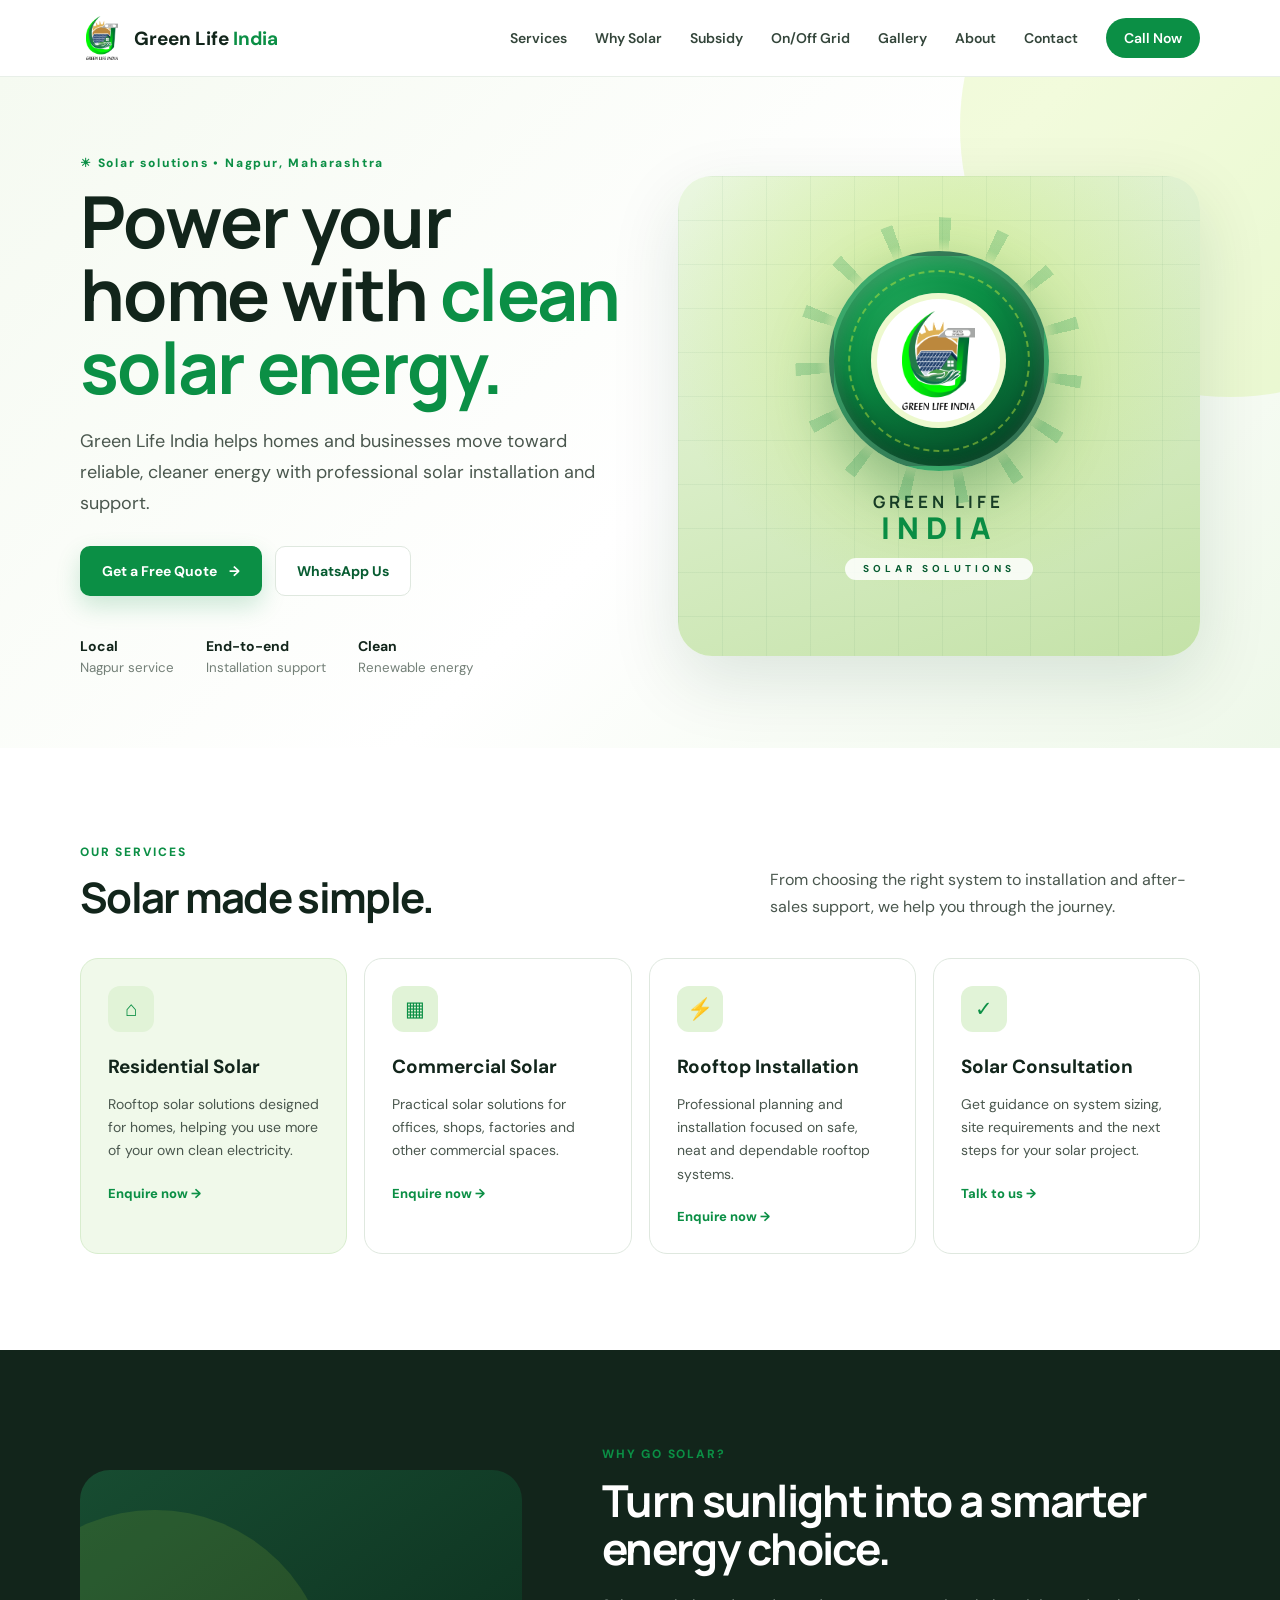
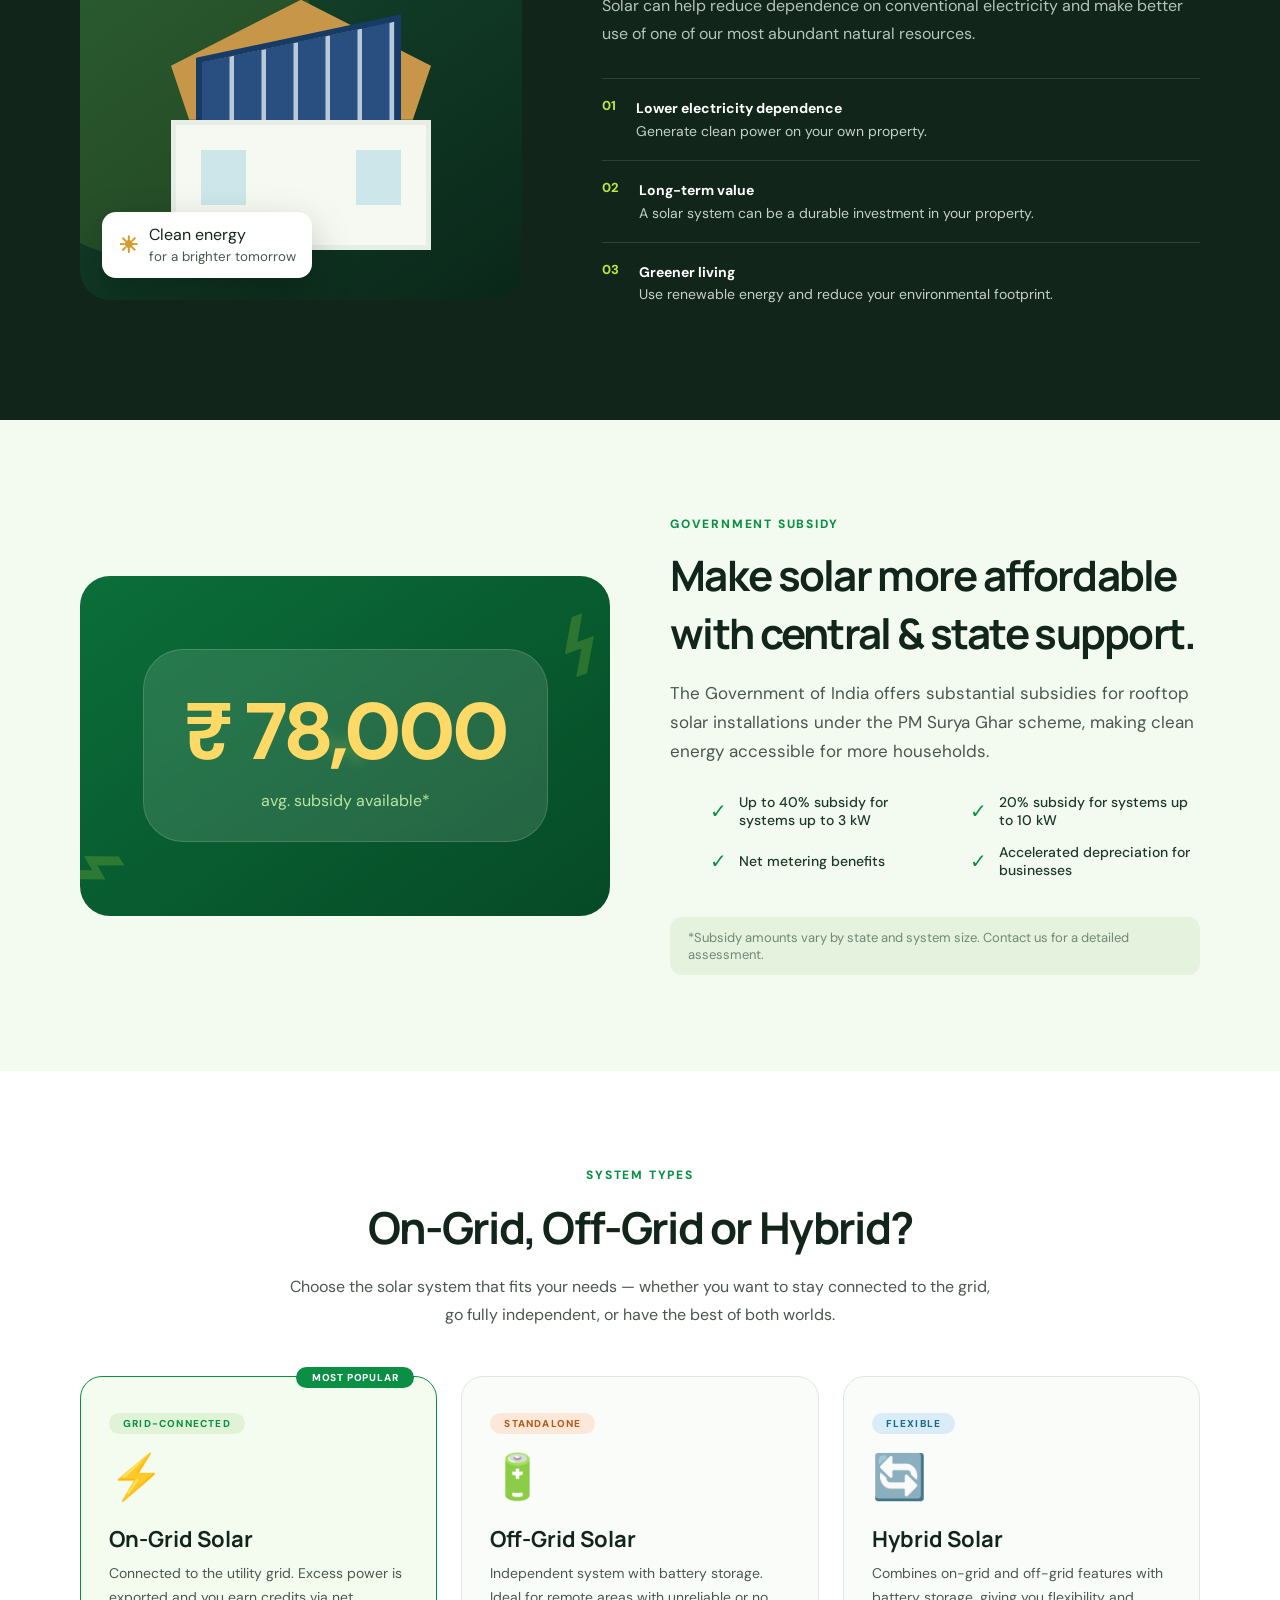
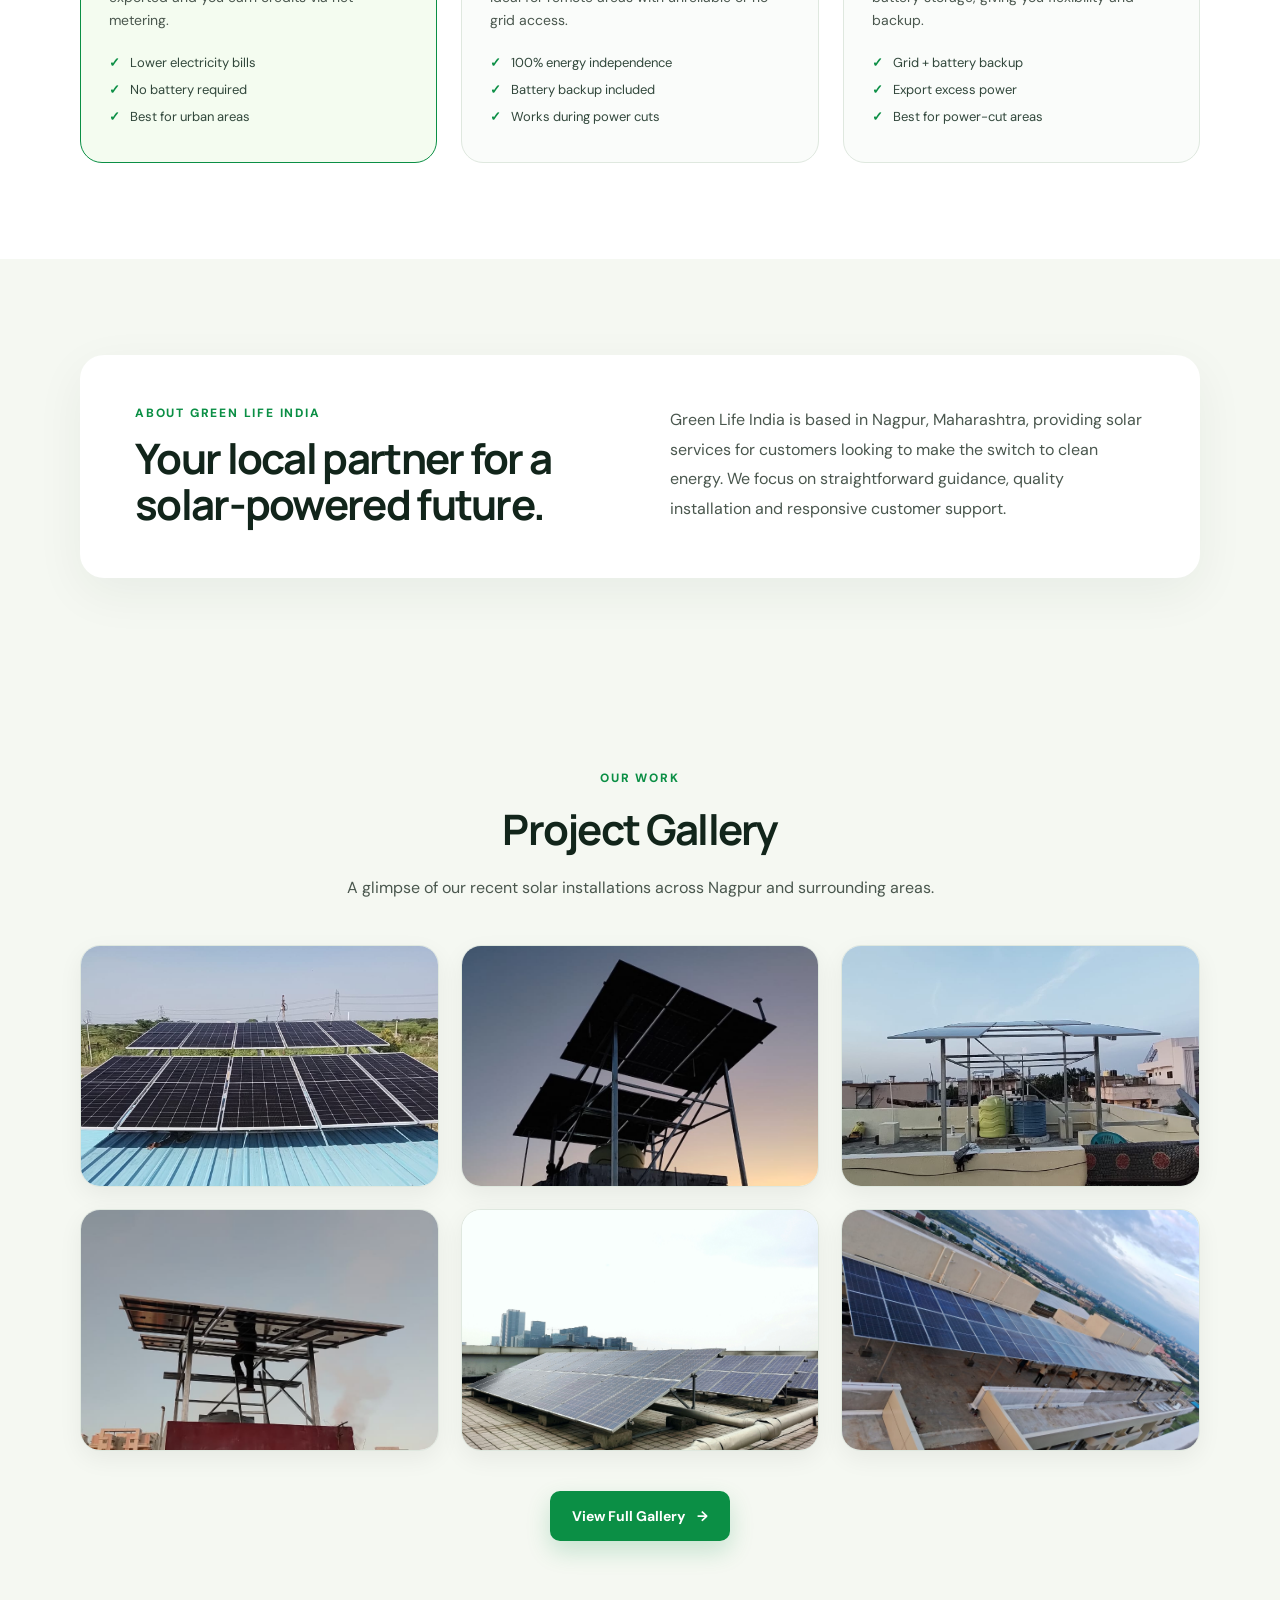
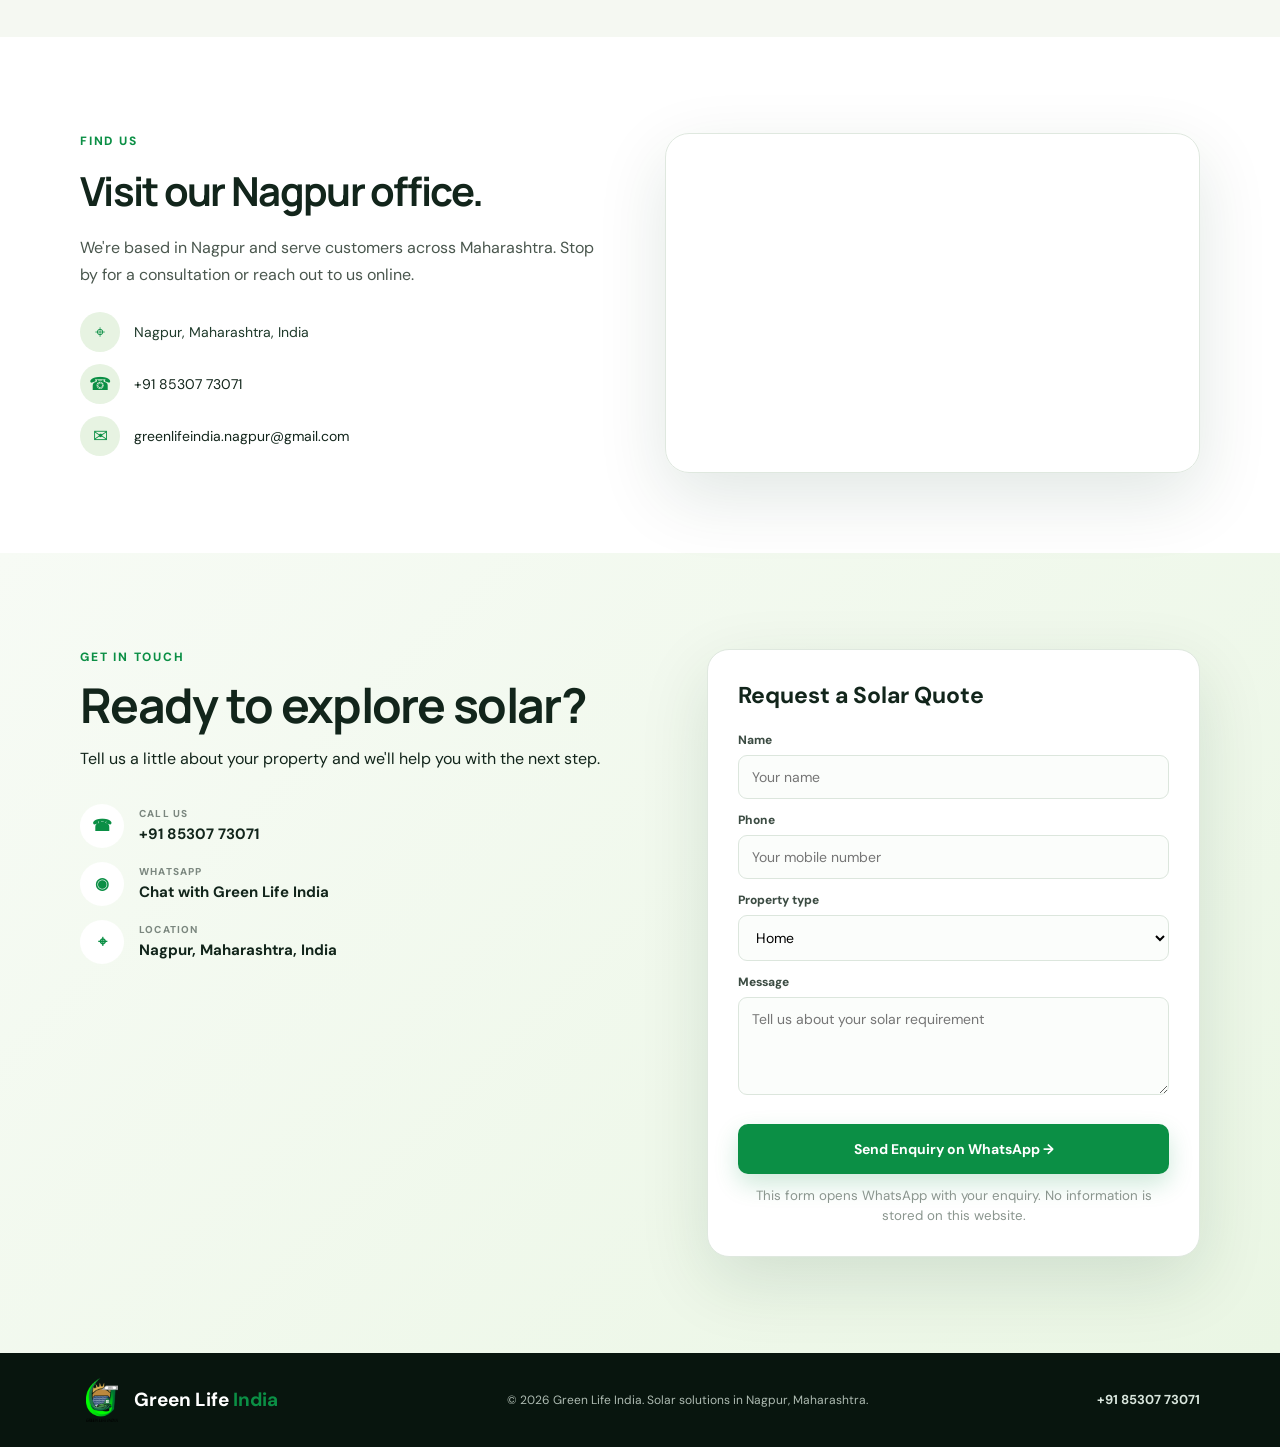
<file: index.html>
<!DOCTYPE html>
<html lang="en">

<head>
    <meta charset="UTF-8">
    <meta name="viewport" content="width=device-width, initial-scale=1.0">
    <meta name="description"
        content="Green Life India - Solar solutions in Nagpur, Maharashtra. Residential, commercial and rooftop solar installation services.">
    <meta name="google-site-verification" content="eX6s1CljretrtBJdjST0qSQ-nyZpPecfxdvbktL2Egg" />
    <title>Green Life India | Solar Solutions in Nagpur</title>
    <link rel="preconnect" href="https://fonts.googleapis.com">
    <link rel="preconnect" href="https://fonts.gstatic.com" crossorigin>
    <link
        href="https://fonts.googleapis.com/css2?family=DM+Sans:wght@400;500;600;700&family=Manrope:wght@700;800&display=swap"
        rel="stylesheet">
    <link rel="stylesheet" href="style.css">
    <link rel="icon" type="image/png" href="/favicon-96x96.png" sizes="96x96" />
<link rel="icon" type="image/svg+xml" href="/favicon.svg" />
<link rel="shortcut icon" href="/favicon.ico" />
<link rel="apple-touch-icon" sizes="180x180" href="/apple-touch-icon.png" />
<link rel="manifest" href="/site.webmanifest" />
</head>

<body>
    <header class="site-header">
        <div class="container nav">
            <a class="brand" href="#home" aria-label="Green Life India home">
                <img src="GLI-logo.png" alt="Green Life India logo">
                <span>Green Life <b>India</b></span>
            </a>
            <button class="menu-btn" aria-label="Open menu" onclick="toggleMenu()">☰</button>
            <nav id="navLinks">
                <a href="#services">Services</a>
                <a href="#why-us">Why Solar</a>
                <a href="#subsidy">Subsidy</a>
                <a href="#solar-types">On/Off Grid</a>
                <a href="gallery.html">Gallery</a>
                <a href="#about">About</a>
                <a href="#contact">Contact</a>
                <a class="nav-cta" href="tel:+918530773071">Call Now</a>
            </nav>
        </div>
    </header>

    <main>
        <!-- HERO -->
        <section id="home" class="hero">
            <div class="hero-glow"></div>
            <div class="container hero-grid">
                <div class="hero-copy">
                    <div class="eyebrow">☀ Solar solutions • Nagpur, Maharashtra</div>
                    <h1>Power your home with <span>clean solar energy.</span></h1>
                    <p>Green Life India helps homes and businesses move toward reliable, cleaner energy with
                        professional solar installation and support.</p>
                    <div class="hero-actions">
                        <a class="btn btn-primary" href="#contact">Get a Free Quote <span>→</span></a>
                        <a class="btn btn-ghost"
                            href="https://wa.me/918530773071?text=Hello%20Green%20Life%20India%2C%20I%20would%20like%20a%20solar%20quote."
                            target="_blank" rel="noopener">WhatsApp Us</a>
                    </div>
                    <div class="trust-row">
                        <div><strong>Local</strong><small>Nagpur service</small></div>
                        <div><strong>End-to-end</strong><small>Installation support</small></div>
                        <div><strong>Clean</strong><small>Renewable energy</small></div>
                    </div>
                </div>

                <!-- NEW LOGO-STYLE HERO CARD -->
                <div class="hero-card">
                    <div class="logo-showcase">
                        <div class="showcase-emblem">
                            <div class="showcase-rays"></div>
                            <div class="showcase-ring"></div>
                            <div class="showcase-logo">
                                <img src="GLI-logo.png" alt="Green Life India logo">
                            </div>
                        </div>
                        <div class="showcase-text">
                            <span>GREEN LIFE</span>
                            <b>INDIA</b>
                            <small>SOLAR SOLUTIONS</small>
                        </div>
                    </div>
                </div>

            </div>
        </section>

        <!-- SERVICES -->
        <section id="services" class="section">
            <div class="container">
                <div class="section-head">
                    <div>
                        <div class="eyebrow">OUR SERVICES</div>
                        <h2>Solar made simple.</h2>
                    </div>
                    <p>From choosing the right system to installation and after-sales support, we help you through the
                        journey.</p>
                </div>
                <div class="cards">
                    <article class="service-card featured">
                        <div class="icon">⌂</div>
                        <h3>Residential Solar</h3>
                        <p>Rooftop solar solutions designed for homes, helping you use more of your own clean
                            electricity.</p>
                        <a href="#contact">Enquire now →</a>
                    </article>
                    <article class="service-card">
                        <div class="icon">▦</div>
                        <h3>Commercial Solar</h3>
                        <p>Practical solar solutions for offices, shops, factories and other commercial spaces.</p>
                        <a href="#contact">Enquire now →</a>
                    </article>
                    <article class="service-card">
                        <div class="icon">⚡</div>
                        <h3>Rooftop Installation</h3>
                        <p>Professional planning and installation focused on safe, neat and dependable rooftop systems.
                        </p>
                        <a href="#contact">Enquire now →</a>
                    </article>
                    <article class="service-card">
                        <div class="icon">✓</div>
                        <h3>Solar Consultation</h3>
                        <p>Get guidance on system sizing, site requirements and the next steps for your solar project.
                        </p>
                        <a href="#contact">Talk to us →</a>
                    </article>
                </div>
            </div>
        </section>

        <!-- WHY SOLAR -->
        <section id="why-us" class="why section">
            <div class="container why-grid">
                <div class="why-visual">
                    <div class="circle"></div>
                    <div class="mini-house">
                        <div class="mini-roof"></div>
                        <div class="mini-panel"></div>
                        <div class="mini-wall"><i></i><i></i></div>
                    </div>
                    <div class="floating-card"><b>☀</b><span>Clean energy<br><small>for a brighter
                                tomorrow</small></span></div>
                </div>
                <div>
                    <div class="eyebrow">WHY GO SOLAR?</div>
                    <h2>Turn sunlight into a smarter energy choice.</h2>
                    <p class="lead">Solar can help reduce dependence on conventional electricity and make better use of
                        one of our most abundant natural resources.</p>
                    <div class="benefits">
                        <div><span>01</span>
                            <p><b>Lower electricity dependence</b><br>Generate clean power on your own property.</p>
                        </div>
                        <div><span>02</span>
                            <p><b>Long-term value</b><br>A solar system can be a durable investment in your property.
                            </p>
                        </div>
                        <div><span>03</span>
                            <p><b>Greener living</b><br>Use renewable energy and reduce your environmental footprint.
                            </p>
                        </div>
                    </div>
                </div>
            </div>
        </section>

        <!-- SOLAR SUBSIDY -->
        <section id="subsidy" class="subsidy">
            <div class="container subsidy-grid">
                <div class="subsidy-visual">
                    <span class="leaf-float">⌁</span>
                    <span class="leaf-float">⌁</span>
                    <span class="leaf-float">⌁</span>
                    <div class="rupee-badge">
                        ₹ 78,000
                        <small>avg. subsidy available*</small>
                    </div>
                </div>
                <div class="subsidy-content">
                    <div class="eyebrow">GOVERNMENT SUBSIDY</div>
                    <h2>Make solar more affordable with central &amp; state support.</h2>
                    <p class="lead">The Government of India offers substantial subsidies for rooftop solar installations
                        under the PM Surya Ghar scheme, making clean energy accessible for more households.</p>
                    <ul class="subsidy-grid-list">
                        <li><span>✓</span> Up to 40% subsidy for systems up to 3 kW</li>
                        <li><span>✓</span> 20% subsidy for systems up to 10 kW</li>
                        <li><span>✓</span> Net metering benefits</li>
                        <li><span>✓</span> Accelerated depreciation for businesses</li>
                    </ul>
                    <div class="subsidy-note">*Subsidy amounts vary by state and system size. Contact us for a detailed
                        assessment.</div>
                </div>
            </div>
        </section>

        <!-- ON-GRID / OFF-GRID / HYBRID -->
        <section id="solar-types" class="solar-types">
            <div class="container">
                <div class="types-head">
                    <div class="eyebrow">SYSTEM TYPES</div>
                    <h2>On-Grid, Off-Grid or Hybrid?</h2>
                    <p>Choose the solar system that fits your needs — whether you want to stay connected to the grid, go
                        fully independent, or have the best of both worlds.</p>
                </div>
                <div class="types-grid">
                    <div class="type-card best">
                        <span class="type-tag">Grid-Connected</span>
                        <span class="type-icon">⚡</span>
                        <h3>On-Grid Solar</h3>
                        <p>Connected to the utility grid. Excess power is exported and you earn credits via net
                            metering.</p>
                        <ul>
                            <li>Lower electricity bills</li>
                            <li>No battery required</li>
                            <li>Best for urban areas</li>
                        </ul>
                    </div>
                    <div class="type-card">
                        <span class="type-tag off">Standalone</span>
                        <span class="type-icon">🔋</span>
                        <h3>Off-Grid Solar</h3>
                        <p>Independent system with battery storage. Ideal for remote areas with unreliable or no grid
                            access.</p>
                        <ul>
                            <li>100% energy independence</li>
                            <li>Battery backup included</li>
                            <li>Works during power cuts</li>
                        </ul>
                    </div>
                    <div class="type-card">
                        <span class="type-tag hybrid">Flexible</span>
                        <span class="type-icon">🔄</span>
                        <h3>Hybrid Solar</h3>
                        <p>Combines on-grid and off-grid features with battery storage, giving you flexibility and
                            backup.</p>
                        <ul>
                            <li>Grid + battery backup</li>
                            <li>Export excess power</li>
                            <li>Best for power-cut areas</li>
                        </ul>
                    </div>
                </div>
            </div>
        </section>

        <!-- ABOUT -->
        <section id="about" class="section about">
            <div class="container about-box">
                <div>
                    <div class="eyebrow">ABOUT GREEN LIFE INDIA</div>
                    <h2>Your local partner for a solar-powered future.</h2>
                </div>
                <p>Green Life India is based in Nagpur, Maharashtra, providing solar services for customers looking to
                    make the switch to clean energy. We focus on straightforward guidance, quality installation and
                    responsive customer support.</p>
            </div>
        </section>

        <!-- PROJECT GALLERY (Preview — 4 real project photos) -->
        <section id="gallery" class="gallery">
            <div class="container">
                <div class="gallery-head">
                    <div class="eyebrow">OUR WORK</div>
                    <h2>Project Gallery</h2>
                    <p>A glimpse of our recent solar installations across Nagpur and surrounding areas.</p>
                </div>

                <div class="gallery-grid preview">
                    <a href="gallery.html" class="gallery-item" aria-label="View rooftop solar installation project">
                        <div class="gallery-img">
                            <img src="assets/images/green life india solar nagpur 1.jpeg"
                                alt="Rooftop solar panels installed on a blue metal sheet roof in Nagpur"
                                loading="lazy">
                        </div>
                    </a>

                    <a href="gallery.html" class="gallery-item" aria-label="View elevated solar structure project">
                        <div class="gallery-img">
                            <img src="assets/images/green life india solar nagpur 2.jpeg"
                                alt="Elevated solar panel structure silhouetted against a sunset sky" loading="lazy">
                        </div>
                    </a>

                    <a href="gallery.html" class="gallery-item"
                        aria-label="View large commercial rooftop solar project">
                        <div class="gallery-img">
                            <img src="assets/images/green life india solar nagpur 3.jpeg"
                                alt="Large commercial rooftop solar array with workers installing panels"
                                loading="lazy">
                        </div>
                    </a>

                    <a href="gallery.html" class="gallery-item" aria-label="View residential rooftop solar project">
                        <div class="gallery-img">
                            <img src="assets/images/green life india solar nagpur 4.jpeg"
                                alt="Residential rooftop solar installation with water tanks nearby" loading="lazy">
                        </div>
                    </a>

                    <a href="gallery.html" class="gallery-item" aria-label="View residential rooftop solar project">
                        <div class="gallery-img">
                            <img src="assets/images/green life india solar nagpur 5.jpg"
                                alt="Residential rooftop solar installation with water tanks nearby" loading="lazy">
                        </div>
                    </a>

                    <a href="gallery.html" class="gallery-item" aria-label="View residential rooftop solar project">
                        <div class="gallery-img">
                            <img src="assets/images/green life india solar nagpur 6.jpeg"
                                alt="Residential rooftop solar installation with water tanks nearby" loading="lazy">
                        </div>
                    </a>
                </div>

                <div class="gallery-cta">
                    <a class="btn btn-primary" href="gallery.html">View Full Gallery <span>→</span></a>
                </div>
            </div>
        </section>

        <!-- GOOGLE MAPS -->
        <section id="location" class="location-section">
            <div class="container location-grid">
                <div class="location-info">
                    <div class="eyebrow">FIND US</div>
                    <h2>Visit our Nagpur office.</h2>
                    <p>We're based in Nagpur and serve customers across Maharashtra. Stop by for a consultation or reach
                        out to us online.</p>
                    <div class="location-details">
                        <div><span>⌖</span> Nagpur, Maharashtra, India</div>
                        <div><span>☎</span> <a href="tel:+918530773071"
                                style="color:var(--ink);text-decoration:none;">+91 85307 73071</a></div>
                        <div><span>✉</span> <a href="mailto:greenlifeindia.nagpur@gmail.com"
                                style="color:var(--ink);text-decoration:none;">greenlifeindia.nagpur@gmail.com</a></div>
                    </div>
                </div>
                <div class="map-wrapper">
                    <iframe
                        src="https://www.google.com/maps/embed?pb=!1m18!1m12!1m3!1d29793.98866544813!2d79.05629586654894!3d21.14582537909278!2m3!1f0!2f0!3f0!3m2!1i1024!2i768!4f13.1!3m3!1m2!1s0x3bd4c0e10a2e3b6b%3A0x5c5b5c5b5c5b5c5b!2sNagpur%2C%20Maharashtra!5e0!3m2!1sen!2sin!4v1710000000000"
                        allowfullscreen="" loading="lazy" referrerpolicy="no-referrer-when-downgrade"
                        title="Green Life India location on Google Maps">
                    </iframe>
                </div>
            </div>
        </section>

        <!-- CONTACT -->
        <section id="contact" class="contact section">
            <div class="container contact-grid">
                <div>
                    <div class="eyebrow">GET IN TOUCH</div>
                    <h2>Ready to explore solar?</h2>
                    <p>Tell us a little about your property and we'll help you with the next step.</p>
                    <div class="contact-details">
                        <a href="tel:+918530773071"><span>☎</span>
                            <div><small>CALL US</small><b>+91 85307 73071</b></div>
                        </a>
                        <a href="https://wa.me/918530773071?text=Hello%20Green%20Life%20India%2C%20I%20would%20like%20a%20solar%20quote."
                            target="_blank" rel="noopener"><span>◉</span>
                            <div><small>WHATSAPP</small><b>Chat with Green Life India</b></div>
                        </a>
                        <div><span>⌖</span>
                            <div><small>LOCATION</small><b>Nagpur, Maharashtra, India</b></div>
                        </div>
                    </div>
                </div>
                <form class="quote-form" onsubmit="sendWhatsApp(event)">
                    <h3>Request a Solar Quote</h3>
                    <label>Name<input id="name" required placeholder="Your name"></label>
                    <label>Phone<input id="phone" required type="tel" placeholder="Your mobile number"></label>
                    <label>Property type
                        <select id="property">
                            <option>Home</option>
                            <option>Shop / Office</option>
                            <option>Factory / Commercial</option>
                            <option>Other</option>
                        </select>
                    </label>
                    <label>Message<textarea id="message" rows="4"
                            placeholder="Tell us about your solar requirement"></textarea></label>
                    <button class="btn btn-primary" type="submit">Send Enquiry on WhatsApp →</button>
                    <small class="form-note">This form opens WhatsApp with your enquiry. No information is stored on
                        this website.</small>
                </form>
            </div>
        </section>
    </main>

    <footer>
        <div class="container footer-inner">
            <div class="brand footer-brand"><img src="GLI-logo.png" alt=""><span>Green Life <b>India</b></span></div>
            <p>© <span id="year"></span> Green Life India. Solar solutions in Nagpur, Maharashtra.</p>
            <a href="tel:+918530773071">+91 85307 73071</a>
        </div>
    </footer>

    <script>
        function toggleMenu() { document.getElementById('navLinks').classList.toggle('open'); }
        document.querySelectorAll('#navLinks a').forEach(a => a.addEventListener('click', () => document.getElementById('navLinks').classList.remove('open')));
        document.getElementById('year').textContent = new Date().getFullYear();
        function sendWhatsApp(e) {
            e.preventDefault();
            const name = document.getElementById('name').value.trim();
            const phone = document.getElementById('phone').value.trim();
            const property = document.getElementById('property').value;
            const message = document.getElementById('message').value.trim();
            const text = `Hello Green Life India,%0A%0AName: ${encodeURIComponent(name)}%0APhone: ${encodeURIComponent(phone)}%0AProperty: ${encodeURIComponent(property)}%0ARequirement: ${encodeURIComponent(message || 'I would like a solar quote.')}`;
            window.open(`https://wa.me/918530773071?text=${text}`, '_blank');
        }
    </script>
</body>

</html>
</file>
<file: style.css>
:root {
    --green: #0b8f45;
    --green-dark: #075c31;
    --lime: #b8e63f;
    --ink: #12251b;
    --muted: #4a574e;
    --cream: #f5f8f2;
    --white: #fff;
    --line: #dfe8df;
    --shadow: 0 24px 70px rgba(10, 55, 30, .12)
}

* {
    box-sizing: border-box
}

html {
    scroll-behavior: smooth
}

body {
    margin: 0;
    font-family: "DM Sans", sans-serif;
    color: var(--ink);
    background: #fff
}

.container {
    width: min(1120px, 92%);
    margin: auto
}

/* ----- HEADER ----- */
.site-header {
    position: sticky;
    top: 0;
    z-index: 20;
    background: rgba(255, 255, 255, .92);
    backdrop-filter: blur(14px);
    border-bottom: 1px solid rgba(223, 232, 223, .7)
}

.nav {
    height: 76px;
    display: flex;
    align-items: center;
    justify-content: space-between
}

.brand {
    display: flex;
    align-items: center;
    gap: 10px;
    color: var(--ink);
    text-decoration: none;
    font-weight: 700
}

.brand img {
    width: 44px;
    height: 44px;
    object-fit: contain
}

.brand span {
    font-size: 19px
}

.brand b {
    color: var(--green)
}

nav {
    display: flex;
    align-items: center;
    gap: 28px
}

nav a {
    color: #33453a;
    text-decoration: none;
    font-weight: 600;
    font-size: 14px
}

nav a:hover {
    color: var(--green)
}

nav a.active {
    color: var(--green)
}

.nav-cta {
    padding: 11px 18px;
    border-radius: 999px;
    background: var(--green);
    color: #fff !important
}

.menu-btn {
    display: none;
    border: 0;
    background: none;
    font-size: 25px
}

/* ----- HERO ----- */
.hero {
    position: relative;
    overflow: hidden;
    background: linear-gradient(135deg, #f5faf1 0%, #fff 55%, #eef8e9 100%);
    padding: 78px 0 72px
}

.hero:after {
    content: "";
    position: absolute;
    width: 540px;
    height: 540px;
    border-radius: 50%;
    background: rgba(184, 230, 63, .18);
    right: -220px;
    top: -220px
}

.hero-grid {
    display: grid;
    grid-template-columns: 1.02fr .98fr;
    gap: 54px;
    align-items: center;
    position: relative;
    z-index: 1
}

.eyebrow {
    font-size: 12px;
    letter-spacing: 1.8px;
    font-weight: 800;
    color: var(--green);
    margin-bottom: 14px
}

.hero h1,
h2 {
    font-family: Manrope, sans-serif;
    letter-spacing: -1.7px
}

.hero h1 {
    font-size: clamp(44px, 5.6vw, 72px);
    line-height: 1.02;
    margin: 0 0 22px;
    max-width: 680px
}

.hero h1 span {
    color: var(--green)
}

.hero-copy>p {
    font-size: 18px;
    line-height: 1.7;
    color: var(--muted);
    max-width: 610px
}

.hero-actions {
    display: flex;
    gap: 13px;
    margin: 28px 0
}

.btn {
    display: inline-flex;
    justify-content: center;
    align-items: center;
    gap: 12px;
    padding: 15px 21px;
    border-radius: 10px;
    border: 1px solid transparent;
    font: 700 14px "DM Sans";
    text-decoration: none;
    cursor: pointer
}

.btn-primary {
    background: var(--green);
    color: #fff;
    box-shadow: 0 10px 25px rgba(11, 143, 69, .2)
}

.btn-primary:hover {
    background: var(--green-dark)
}

.btn-ghost {
    background: #fff;
    color: var(--green-dark);
    border-color: var(--line)
}

.trust-row {
    display: flex;
    gap: 32px;
    padding-top: 13px
}

.trust-row div {
    display: flex;
    flex-direction: column;
    gap: 4px
}

.trust-row strong {
    font-size: 14px
}

.trust-row small {
    color: #748078
}

/* ============================================================
   HERO CARD — Logo Emblem
============================================================ */
.hero-card {
    height: 480px;
    border-radius: 34px;
    background: linear-gradient(160deg, #eaf7e0 0%, #c4e2a8 100%);
    position: relative;
    overflow: hidden;
    box-shadow: var(--shadow);
    display: grid;
    place-items: center;
    padding: 40px 30px;
}

/* Soft radial glow from behind the emblem */
.hero-card::before {
    content: "";
    position: absolute;
    inset: 0;
    background: radial-gradient(circle at 50% 30%, rgba(184, 230, 63, .4), transparent 65%);
    pointer-events: none;
}

/* Faint grid pattern (matches solar panel motif) */
.hero-card::after {
    content: "";
    position: absolute;
    inset: 0;
    background-image:
        linear-gradient(rgba(7, 92, 49, .05) 1px, transparent 1px),
        linear-gradient(90deg, rgba(7, 92, 49, .05) 1px, transparent 1px);
    background-size: 44px 44px;
    pointer-events: none;
}

.logo-showcase {
    position: relative;
    z-index: 1;
    display: flex;
    flex-direction: column;
    align-items: center;
    gap: 22px;
}

/* --- The circular emblem --- */
.showcase-emblem {
    position: relative;
    width: 220px;
    height: 220px;
    display: grid;
    place-items: center;
}

/* Rotating sun rays (masked to outer ring) */
.showcase-rays {
    position: absolute;
    inset: -34px;
    border-radius: 50%;
    background: repeating-conic-gradient(from 0deg,
            rgba(11, 143, 69, .22) 0deg 5deg,
            transparent 5deg 24deg);
    animation: rotateRays 60s linear infinite;
    -webkit-mask: radial-gradient(circle, transparent 54%, #000 60%, #000 100%);
    mask: radial-gradient(circle, transparent 54%, #000 60%, #000 100%);
}

@keyframes rotateRays {
    to {
        transform: rotate(360deg);
    }
}

/* Green medallion ring */
.showcase-ring {
    position: absolute;
    inset: 0;
    border-radius: 50%;
    background: radial-gradient(circle at 35% 30%,
            #1fa85a 0%,
            #0b8f45 40%,
            #075c31 75%,
            #043a1f 100%);
    box-shadow:
        0 25px 60px rgba(7, 92, 49, .35),
        inset 0 8px 20px rgba(255, 255, 255, .18),
        inset 0 -14px 30px rgba(0, 0, 0, .3);
    border: 5px solid rgba(255, 255, 255, .18);
}

/* Dashed inner accent ring */
.showcase-ring::before {
    content: "";
    position: absolute;
    inset: 14px;
    border-radius: 50%;
    border: 2px dashed rgba(184, 230, 63, .5);
}

/* White circle holding the logo */
.showcase-logo {
    position: relative;
    width: 135px;
    height: 135px;
    border-radius: 50%;
    background: #fff;
    display: grid;
    place-items: center;
    box-shadow:
        0 12px 30px rgba(0, 0, 0, .18),
        inset 0 0 0 6px rgba(184, 230, 63, .25);
    z-index: 2;
}

.showcase-logo img {
    width: 73%;
    height: 73%;
    object-fit: contain;
}

/* --- Brand text below the emblem --- */
.showcase-text {
    text-align: center;
    font-family: Manrope, sans-serif;
    line-height: 1.05;
}

.showcase-text span {
    display: block;
    font-size: 17px;
    font-weight: 700;
    letter-spacing: 4px;
    color: #1a3a25;
}

.showcase-text b {
    display: block;
    font-size: 30px;
    font-weight: 800;
    letter-spacing: 7px;
    color: var(--green);
    margin-top: 2px;
}

.showcase-text small {
    display: inline-block;
    margin-top: 14px;
    font-size: 10px;
    font-weight: 700;
    letter-spacing: 4px;
    color: var(--green-dark);
    background: rgba(255, 255, 255, .85);
    padding: 6px 18px;
    border-radius: 999px;
    font-family: "DM Sans", sans-serif;
}


/* ----- SECTIONS ----- */
.section {
    padding: 96px 0
}

.section-head {
    display: flex;
    justify-content: space-between;
    gap: 50px;
    align-items: end;
    margin-bottom: 38px
}

.section h2 {
    font-size: 42px;
    margin: 0;
    line-height: 1.1
}

.section-head>p {
    max-width: 430px;
    color: var(--muted);
    line-height: 1.7;
    margin: 0
}

/* ----- SERVICES ----- */
.cards {
    display: grid;
    grid-template-columns: repeat(4, 1fr);
    gap: 17px
}

.service-card {
    padding: 27px;
    border: 1px solid var(--line);
    border-radius: 18px;
    background: #fff;
    min-height: 270px;
    transition: .25s
}

.service-card:hover {
    transform: translateY(-5px);
    box-shadow: var(--shadow)
}

.service-card.featured {
    background: #f0f9ea;
    border-color: #d8edce
}

.icon {
    width: 46px;
    height: 46px;
    display: grid;
    place-items: center;
    border-radius: 12px;
    background: #e1f3d7;
    color: var(--green);
    font-size: 21px;
    margin-bottom: 22px
}

.service-card h3 {
    font-size: 19px;
    margin: 0 0 10px
}

.service-card p {
    color: var(--muted);
    font-size: 14px;
    line-height: 1.65
}

.service-card a {
    display: inline-block;
    color: var(--green);
    font-size: 13px;
    font-weight: 800;
    text-decoration: none;
    margin-top: 8px
}

/* ----- WHY ----- */
.why {
    background: var(--ink);
    color: #fff
}

.why-grid {
    display: grid;
    grid-template-columns: .85fr 1.15fr;
    gap: 80px;
    align-items: center
}

.why h2 {
    font-size: 44px;
    margin: 0 0 20px
}

.why .lead {
    color: #b6c4ba;
    line-height: 1.75;
    max-width: 600px
}

.why-visual {
    height: 430px;
    border-radius: 30px;
    background: linear-gradient(145deg, #174c31, #0a2719);
    position: relative;
    overflow: hidden
}

.circle {
    position: absolute;
    width: 350px;
    height: 350px;
    border-radius: 50%;
    background: rgba(184, 230, 63, .12);
    left: -100px;
    top: 40px
}

.mini-house {
    position: absolute;
    bottom: 50px;
    left: 50%;
    transform: translateX(-50%);
    width: 260px
}

.mini-roof {
    height: 120px;
    background: #c89649;
    clip-path: polygon(50% 0, 100% 55%, 93% 100%, 7% 100%, 0 55%)
}

.mini-panel {
    position: absolute;
    width: 205px;
    height: 120px;
    left: 25px;
    top: 36px;
    transform: skewY(-12deg);
    background: repeating-linear-gradient(90deg, #294f80 0 27px, #b8cad9 28px 32px), repeating-linear-gradient(#294f80 0 27px, #b8cad9 28px 32px);
    border: 6px solid #163b66
}

.mini-wall {
    height: 130px;
    background: #f6f8f2;
    border: 5px solid #e7eee5;
    position: relative
}

.mini-wall i {
    display: block;
    position: absolute;
    width: 45px;
    height: 55px;
    background: #cce6ea;
    top: 25px;
    left: 25px
}

.mini-wall i+i {
    left: auto;
    right: 25px
}

.floating-card {
    position: absolute;
    left: 22px;
    bottom: 22px;
    background: #fff;
    color: var(--ink);
    border-radius: 14px;
    padding: 12px 16px;
    display: flex;
    gap: 10px;
    align-items: center;
    box-shadow: 0 15px 40px rgba(0, 0, 0, .22)
}

.floating-card b {
    font-size: 23px;
    color: #d69b2f
}

.floating-card small {
    color: var(--muted)
}

.benefits {
    margin-top: 30px
}

.benefits>div {
    display: flex;
    gap: 20px;
    padding: 18px 0;
    border-top: 1px solid rgba(255, 255, 255, .12)
}

.benefits span {
    color: var(--lime);
    font-weight: 800;
    font-size: 13px
}

.benefits p {
    margin: 0;
    color: #c5d0c8;
    line-height: 1.6;
    font-size: 14px
}

.benefits b {
    color: #fff
}

/* ----- ABOUT ----- */
.about {
    background: var(--cream)
}

.about-box {
    background: #fff;
    border-radius: 24px;
    padding: 50px 55px;
    display: grid;
    grid-template-columns: 1fr 1fr;
    gap: 60px;
    box-shadow: 0 15px 50px rgba(20, 50, 30, .06)
}

.about-box p {
    color: var(--muted);
    line-height: 1.85;
    margin: 0
}

/* ----- CONTACT ----- */
.contact {
    background: linear-gradient(135deg, #f7fbf5, #eaf6e4)
}

.contact-grid {
    display: grid;
    grid-template-columns: 1fr .9fr;
    gap: 80px;
    align-items: start
}

.contact h2 {
    font-size: 48px;
    margin: 0 0 15px
}

.contact>p {
    color: var(--muted);
    line-height: 1.7
}

.contact-details {
    margin-top: 35px;
    display: grid;
    gap: 14px
}

.contact-details>a,
.contact-details>div {
    display: flex;
    gap: 15px;
    align-items: center;
    color: var(--ink);
    text-decoration: none
}

.contact-details>*>span {
    width: 44px;
    height: 44px;
    border-radius: 50%;
    background: #fff;
    display: grid;
    place-items: center;
    color: var(--green);
    font-weight: bold
}

.contact-details small {
    display: block;
    color: #7b877f;
    font-size: 10px;
    font-weight: 800;
    letter-spacing: 1.2px;
    margin-bottom: 3px
}

.contact-details b {
    font-size: 15px
}

.quote-form {
    background: #fff;
    border: 1px solid var(--line);
    border-radius: 22px;
    padding: 30px;
    box-shadow: var(--shadow)
}

.quote-form h3 {
    font-size: 23px;
    margin: 0 0 22px
}

.quote-form label {
    display: block;
    font-size: 12px;
    font-weight: 800;
    margin: 13px 0;
    color: #3c4c43
}

.quote-form input,
.quote-form select,
.quote-form textarea {
    width: 100%;
    margin-top: 7px;
    padding: 12px 13px;
    border: 1px solid #dce6dd;
    border-radius: 9px;
    font: 14px "DM Sans";
    outline: none;
    background: #fbfdfb
}

.quote-form input:focus,
.quote-form select:focus,
.quote-form textarea:focus {
    border-color: var(--green)
}

.quote-form button {
    width: 100%;
    margin-top: 12px
}

.form-note {
    display: block;
    text-align: center;
    color: #8a958e;
    margin-top: 12px;
    line-height: 1.5
}

/* ----- FOOTER ----- */
footer {
    background: #08150e;
    color: #aebbb2;
    padding: 25px 0
}

.footer-inner {
    display: flex;
    align-items: center;
    justify-content: space-between;
    gap: 20px
}

.footer-brand {
    color: #fff
}

.footer-inner p {
    font-size: 12px;
    margin: 0
}

.footer-inner>a {
    color: #d9e6dd;
    text-decoration: none;
    font-size: 13px;
    font-weight: 700
}

/* ============================================================
   SOLAR SUBSIDY
============================================================ */
.subsidy {
    background: #f3faf0;
    padding: 96px 0
}

.subsidy-grid {
    display: grid;
    grid-template-columns: 1fr 1fr;
    gap: 60px;
    align-items: center
}

.subsidy-visual {
    position: relative;
    height: 340px;
    border-radius: 30px;
    background: linear-gradient(145deg, #0b6e3a, #064a26);
    display: flex;
    align-items: center;
    justify-content: center;
    overflow: hidden
}

.subsidy-visual .rupee-badge {
    font-size: 80px;
    background: rgba(255, 255, 255, .12);
    padding: 30px 40px;
    border-radius: 40px;
    color: #ffd966;
    font-weight: 800;
    letter-spacing: -2px;
    backdrop-filter: blur(6px);
    border: 1px solid rgba(255, 255, 255, .15);
    text-align: center
}

.subsidy-visual .rupee-badge small {
    display: block;
    font-size: 16px;
    color: #b8e6a0;
    font-weight: 400;
    letter-spacing: 0;
    margin-top: 6px
}

.subsidy-visual .leaf-float {
    position: absolute;
    font-size: 90px;
    opacity: .2;
    color: #b8e63f;
    transform: rotate(20deg)
}

.subsidy-visual .leaf-float:nth-child(2) {
    top: -10px;
    right: -10px;
    transform: rotate(70deg);
    font-size: 120px
}

.subsidy-visual .leaf-float:nth-child(3) {
    bottom: -20px;
    left: -20px;
    transform: rotate(-30deg);
    font-size: 110px
}

.subsidy-content h2 {
    font-size: 42px;
    margin: 0 0 16px;
    font-family: Manrope, sans-serif;
    letter-spacing: -1.7px
}

.subsidy-content .lead {
    color: var(--muted);
    line-height: 1.7;
    font-size: 17px;
    margin-bottom: 28px
}

.subsidy-grid-list {
    display: grid;
    grid-template-columns: 1fr 1fr;
    gap: 14px 30px
}

.subsidy-grid-list li {
    display: flex;
    align-items: center;
    gap: 12px;
    font-size: 14px;
    font-weight: 500;
    color: #1d3829;
    list-style: none;
    padding: 0
}

.subsidy-grid-list li span {
    color: var(--green);
    font-size: 20px
}

.subsidy-note {
    margin-top: 22px;
    font-size: 13px;
    color: #6e8879;
    background: #e5f2de;
    padding: 12px 18px;
    border-radius: 12px;
    display: inline-block
}

/* ============================================================
   ON-GRID / OFF-GRID / HYBRID
============================================================ */
.solar-types {
    padding: 96px 0;
    background: #fff
}

.types-head {
    text-align: center;
    max-width: 700px;
    margin: 0 auto 48px
}

.types-head h2 {
    font-size: 44px;
    margin: 0 0 14px;
    font-family: Manrope, sans-serif;
    letter-spacing: -1.7px
}

.types-head p {
    color: var(--muted);
    line-height: 1.7
}

.types-grid {
    display: grid;
    grid-template-columns: repeat(3, 1fr);
    gap: 24px
}

.type-card {
    border: 1px solid var(--line);
    border-radius: 22px;
    padding: 34px 28px 32px;
    background: #fafcfa;
    transition: .3s;
    position: relative
}

.type-card:hover {
    transform: translateY(-6px);
    box-shadow: var(--shadow)
}

.type-card .type-icon {
    font-size: 44px;
    margin-bottom: 18px;
    display: block
}

.type-card h3 {
    font-size: 22px;
    margin: 0 0 8px;
    font-family: Manrope, sans-serif
}

.type-card .type-tag {
    display: inline-block;
    font-size: 10px;
    font-weight: 800;
    letter-spacing: 1.2px;
    text-transform: uppercase;
    padding: 4px 14px;
    border-radius: 999px;
    background: #e1f3d7;
    color: var(--green);
    margin-bottom: 14px
}

.type-card .type-tag.off {
    background: #fce8d9;
    color: #b45a1a
}

.type-card .type-tag.hybrid {
    background: #d9ecf7;
    color: #1a6b8a
}

.type-card p {
    color: var(--muted);
    line-height: 1.7;
    font-size: 14px;
    margin: 0 0 16px
}

.type-card ul {
    padding: 0;
    margin: 0;
    list-style: none
}

.type-card ul li {
    font-size: 13px;
    padding: 5px 0;
    display: flex;
    gap: 10px;
    align-items: center;
    color: #31473b
}

.type-card ul li::before {
    content: "✓";
    color: var(--green);
    font-weight: 800
}

.type-card.best {
    border-color: var(--green);
    background: #f4fcf0
}

.type-card.best::after {
    content: "Most Popular";
    position: absolute;
    top: -10px;
    right: 22px;
    background: var(--green);
    color: #fff;
    font-size: 10px;
    font-weight: 800;
    letter-spacing: 0.8px;
    padding: 4px 16px;
    border-radius: 999px;
    text-transform: uppercase
}

/* ============================================================
   INDEX GALLERY (text-free preview cards)
============================================================ */
.gallery {
    padding: 96px 0;
    background: var(--cream)
}

.gallery-head {
    text-align: center;
    max-width: 640px;
    margin: 0 auto 44px
}

.gallery-head h2 {
    font-size: 42px;
    margin: 0 0 12px;
    font-family: Manrope, sans-serif;
    letter-spacing: -1.7px
}

.gallery-head p {
    color: var(--muted);
    line-height: 1.7
}

.gallery-grid {
    display: grid;
    grid-template-columns: repeat(3, 1fr);
    gap: 22px
}

.gallery-item {
    display: block;
    border-radius: 20px;
    overflow: hidden;
    background: #fff;
    box-shadow: 0 8px 24px rgba(0, 0, 0, .06);
    transition: .3s;
    border: 1px solid var(--line);
    text-decoration: none;
    color: inherit
}

.gallery-item:hover {
    transform: translateY(-6px);
    box-shadow: var(--shadow)
}

.gallery-item .gallery-img {
  height: 240px;
  position: relative;
  overflow: hidden;
  background: #e8efe6; /* soft fallback colour */
}

.gallery-item .gallery-img img {
  width: 100%;
  height: 100%;
  object-fit: cover;
  display: block;
  transition: transform .5s ease;
}

.gallery-item:hover .gallery-img img {
  transform: scale(1.06);
}

.gallery-img .icon-symbol {
    font-size: 56px;
    opacity: .75;
    filter: drop-shadow(0 4px 12px rgba(0, 0, 0, .2))
}

.gallery-cta {
    text-align: center;
    margin-top: 40px
}



/* ============================================================
   GALLERY PAGE (gallery.html)
============================================================ */
.page-hero {
    background: linear-gradient(135deg, #f5faf1, #eef8e9);
    padding: 70px 0 60px;
    text-align: center;
    border-bottom: 1px solid var(--line)
}

.page-hero h1 {
    font-family: Manrope, sans-serif;
    font-size: clamp(38px, 5vw, 56px);
    letter-spacing: -1.7px;
    margin: 0 0 16px;
    line-height: 1.1
}

.page-hero p {
    color: var(--muted);
    max-width: 640px;
    margin: 0 auto;
    line-height: 1.7;
    font-size: 17px
}

.gallery-page-section {
    padding: 80px 0 96px;
    background: #fff
}

.filter-row {
    display: flex;
    flex-wrap: wrap;
    gap: 10px;
    justify-content: center;
    margin-bottom: 44px
}

.filter-btn {
    padding: 9px 20px;
    border-radius: 999px;
    border: 1px solid var(--line);
    background: #fff;
    color: #33453a;
    font: 600 13px "DM Sans";
    cursor: pointer;
    transition: .25s
}

.filter-btn:hover {
    border-color: var(--green);
    color: var(--green)
}

.filter-btn.active {
    background: var(--green);
    border-color: var(--green);
    color: #fff
}

.project-grid {
    display: grid;
    grid-template-columns: repeat(3, 1fr);
    gap: 24px
}

.project-card {
    background: #fff;
    border: 1px solid var(--line);
    border-radius: 20px;
    overflow: hidden;
    transition: .3s
}

.project-card:hover {
    transform: translateY(-6px);
    box-shadow: var(--shadow)
}

.project-card .project-img {
    height: 220px;
    position: relative;
    display: flex;
    /* align-items: center; */
    justify-content: center;
    color: #fff
}

.project-card .project-img .icon-symbol {
    font-size: 56px;
    opacity: .75;
    filter: drop-shadow(0 4px 12px rgba(0, 0, 0, .2))
}

.project-card .project-img .project-badge {
    position: absolute;
    top: 14px;
    left: 14px;
    background: rgba(0, 0, 0, .55);
    backdrop-filter: blur(4px);
    padding: 4px 14px;
    border-radius: 999px;
    font-size: 11px;
    font-weight: 700;
    letter-spacing: .5px;
    color: #fff
}

.project-card .project-info {
    padding: 22px 24px 26px
}

.project-card .project-info .project-meta {
    font-size: 11px;
    color: var(--green);
    font-weight: 800;
    letter-spacing: 1px;
    text-transform: uppercase;
    margin-bottom: 8px
}

.project-card .project-info h3 {
    font-size: 18px;
    margin: 0 0 8px;
    font-family: Manrope, sans-serif;
    letter-spacing: -.5px
}

.project-card .project-info p {
    color: var(--muted);
    font-size: 14px;
    line-height: 1.65;
    margin: 0
}

/* CTA band on gallery page */
.cta-band {
    background: var(--ink);
    color: #fff;
    padding: 70px 0;
    text-align: center
}

.cta-band h2 {
    font-family: Manrope, sans-serif;
    font-size: 38px;
    letter-spacing: -1.5px;
    margin: 0 0 14px
}

.cta-band p {
    color: #b6c4ba;
    max-width: 540px;
    margin: 0 auto 28px;
    line-height: 1.7
}

.video-section {
    padding: 96px 0;
    background: #fff;
}

.video-grid {
    display: grid;
    grid-template-columns: repeat(2, 1fr);
    gap: 24px;
}

.video-card {
    position: relative;
    border-radius: 20px;
    overflow: hidden;
    box-shadow: var(--shadow);
    aspect-ratio: 16 / 9;
    background: #000;
}

.video-card iframe {
    width: 100%;
    height: 100%;
    border: 0;
    display: block;
}

@media (max-width: 700px) {
    .video-grid {
        grid-template-columns: 1fr;
    }
}

/* ============================================================
   LOCATION / GOOGLE MAPS
============================================================ */
.location-section {
    padding: 96px 0 80px;
    background: #fff
}

.location-grid {
    display: grid;
    grid-template-columns: 1fr 1fr;
    gap: 50px;
    align-items: start
}

.location-info h2 {
    font-size: 40px;
    margin: 0 0 12px;
    font-family: Manrope, sans-serif;
    letter-spacing: -1.7px
}

.location-info p {
    color: var(--muted);
    line-height: 1.7;
    margin-bottom: 24px
}

.location-details {
    display: grid;
    gap: 12px
}

.location-details div {
    display: flex;
    align-items: center;
    gap: 14px;
    font-size: 14px;
    color: #1f3a2b
}

.location-details div span {
    width: 40px;
    height: 40px;
    border-radius: 50%;
    background: #e7f3e2;
    display: grid;
    place-items: center;
    color: var(--green);
    font-size: 18px;
    flex-shrink: 0
}

.map-wrapper {
    border-radius: 24px;
    overflow: hidden;
    box-shadow: var(--shadow);
    border: 1px solid var(--line);
    height: 340px
}

.map-wrapper iframe {
    width: 100%;
    height: 100%;
    border: 0;
    display: block
}

/* Dynamic gallery images */
.project-card .project-img img {
  width: 100%;
  height: 100%;
  object-fit: cover;
  display: block;
  transition: transform .5s ease;
}
.project-card:hover .project-img img { transform: scale(1.05); }

/* Video blocks */
.project-video {
  margin-top: 14px;
  border-radius: 12px;
  overflow: hidden;
  aspect-ratio: 16 / 9;
  background: #000;
}
.project-video iframe,
.project-video video {
  width: 100%;
  height: 100%;
  border: 0;
  display: block;
}

.empty-state {
  text-align: center;
  color: var(--muted);
  font-size: 14px;
  padding: 40px 20px;
  background: #fbfdfb;
  border-radius: 12px;
  border: 1px dashed var(--line);
}

/* ============================================================
   RESPONSIVE
============================================================ */
@media(max-width: 1000px) {
    .subsidy-grid {
        grid-template-columns: 1fr;
        gap: 40px
    }

    .subsidy-visual {
        height: 260px
    }

    .types-grid {
        grid-template-columns: 1fr 1fr
    }

    .gallery-grid {
        grid-template-columns: repeat(2, 1fr)
    }

    .project-grid {
        grid-template-columns: repeat(2, 1fr)
    }

    .location-grid {
        grid-template-columns: 1fr
    }

    .map-wrapper {
        height: 280px
    }
}

@media(max-width: 900px) {
    .cards {
        grid-template-columns: repeat(2, 1fr)
    }

    .hero-grid,
    .why-grid,
    .contact-grid {
        grid-template-columns: 1fr
    }

    .hero-card {
        height: 430px
    }

    .about-box {
        grid-template-columns: 1fr;
        gap: 20px
    }

    .section-head {
        display: block
    }

    .section-head>p {
        margin-top: 15px
    }

    .why-grid {
        gap: 45px
    }

    .why-visual {
        height: 380px
    }
}

@media(max-width: 700px) {
    .nav {
        height: 68px
    }

    .menu-btn {
        display: block
    }

    nav {
        display: none;
        position: absolute;
        left: 4%;
        right: 4%;
        top: 74px;
        background: #fff;
        border: 1px solid var(--line);
        border-radius: 15px;
        padding: 14px;
        box-shadow: var(--shadow);
        flex-direction: column;
        align-items: stretch;
        gap: 5px
    }

    nav.open {
        display: flex
    }

    nav a {
        padding: 12px
    }

    .nav-cta {
        text-align: center
    }

    .brand span {
        font-size: 16px
    }

    .hero {
        padding: 55px 0
    }

    .hero h1 {
        font-size: 44px
    }

    .hero-actions {
        flex-direction: column
    }

    .trust-row {
        gap: 15px;
        justify-content: space-between
    }

    .hero-card {
        height: 400px;
        padding: 30px 20px;
    }

    .showcase-emblem {
        width: 180px;
        height: 180px;
    }

    .showcase-rays {
        inset: -26px
    }

    .showcase-logo {
        width: 110px;
        height: 110px;
    }

    .showcase-text span {
        font-size: 14px;
        letter-spacing: 3px;
    }

    .showcase-text b {
        font-size: 24px;
        letter-spacing: 5px;
    }

    .showcase-text small {
        font-size: 9px;
        letter-spacing: 3px;
        padding: 5px 14px;
    }

    .panel-art {
        left: 10px;
        bottom: 55px;
        width: 220px;
        height: 145px
    }

    .house {
        right: 10px;
        bottom: 45px;
        width: 165px
    }

    .roof {
        height: 78px
    }

    .wall {
        height: 105px
    }

    .window {
        width: 43px;
        height: 43px;
        right: 17px;
        top: 20px
    }

    .door {
        width: 38px;
        height: 60px;
        left: 20px
    }

    .sun {
        font-size: 52px;
        right: 25px
    }

    .saving-badge {
        left: 15px;
        top: 18px
    }

    .cards {
        grid-template-columns: 1fr
    }

    .section {
        padding: 70px 0
    }

    .section h2,
    .why h2,
    .contact h2 {
        font-size: 36px
    }

    .about-box {
        padding: 32px 25px
    }

    .contact-grid {
        gap: 45px
    }

    .footer-inner {
        flex-direction: column;
        align-items: flex-start
    }

    .why-visual {
        height: 340px
    }

    .subsidy-grid-list {
        grid-template-columns: 1fr
    }

    .types-grid {
        grid-template-columns: 1fr
    }

    .gallery-grid {
        grid-template-columns: 1fr
    }

    .project-grid {
        grid-template-columns: 1fr
    }

    .subsidy-content h2,
    .types-head h2,
    .gallery-head h2,
    .location-info h2 {
        font-size: 32px
    }

    .subsidy,
    .solar-types,
    .gallery,
    .location-section {
        padding: 60px 0
    }

    .type-card.best::after {
        right: 14px;
        font-size: 9px;
        padding: 3px 12px
    }

    .subsidy-visual .rupee-badge {
        font-size: 50px;
        padding: 20px 30px
    }

    .subsidy-visual .rupee-badge small {
        font-size: 13px
    }

    .map-wrapper {
        height: 220px
    }

    .page-hero {
        padding: 50px 0 44px
    }

    .page-hero h1 {
        font-size: 34px
    }

    .gallery-page-section {
        padding: 55px 0 70px
    }

    .project-card .project-img {
        height: 190px
    }

    .cta-band {
        padding: 55px 0
    }

    .cta-band h2 {
        font-size: 28px
    }
}
</file>
